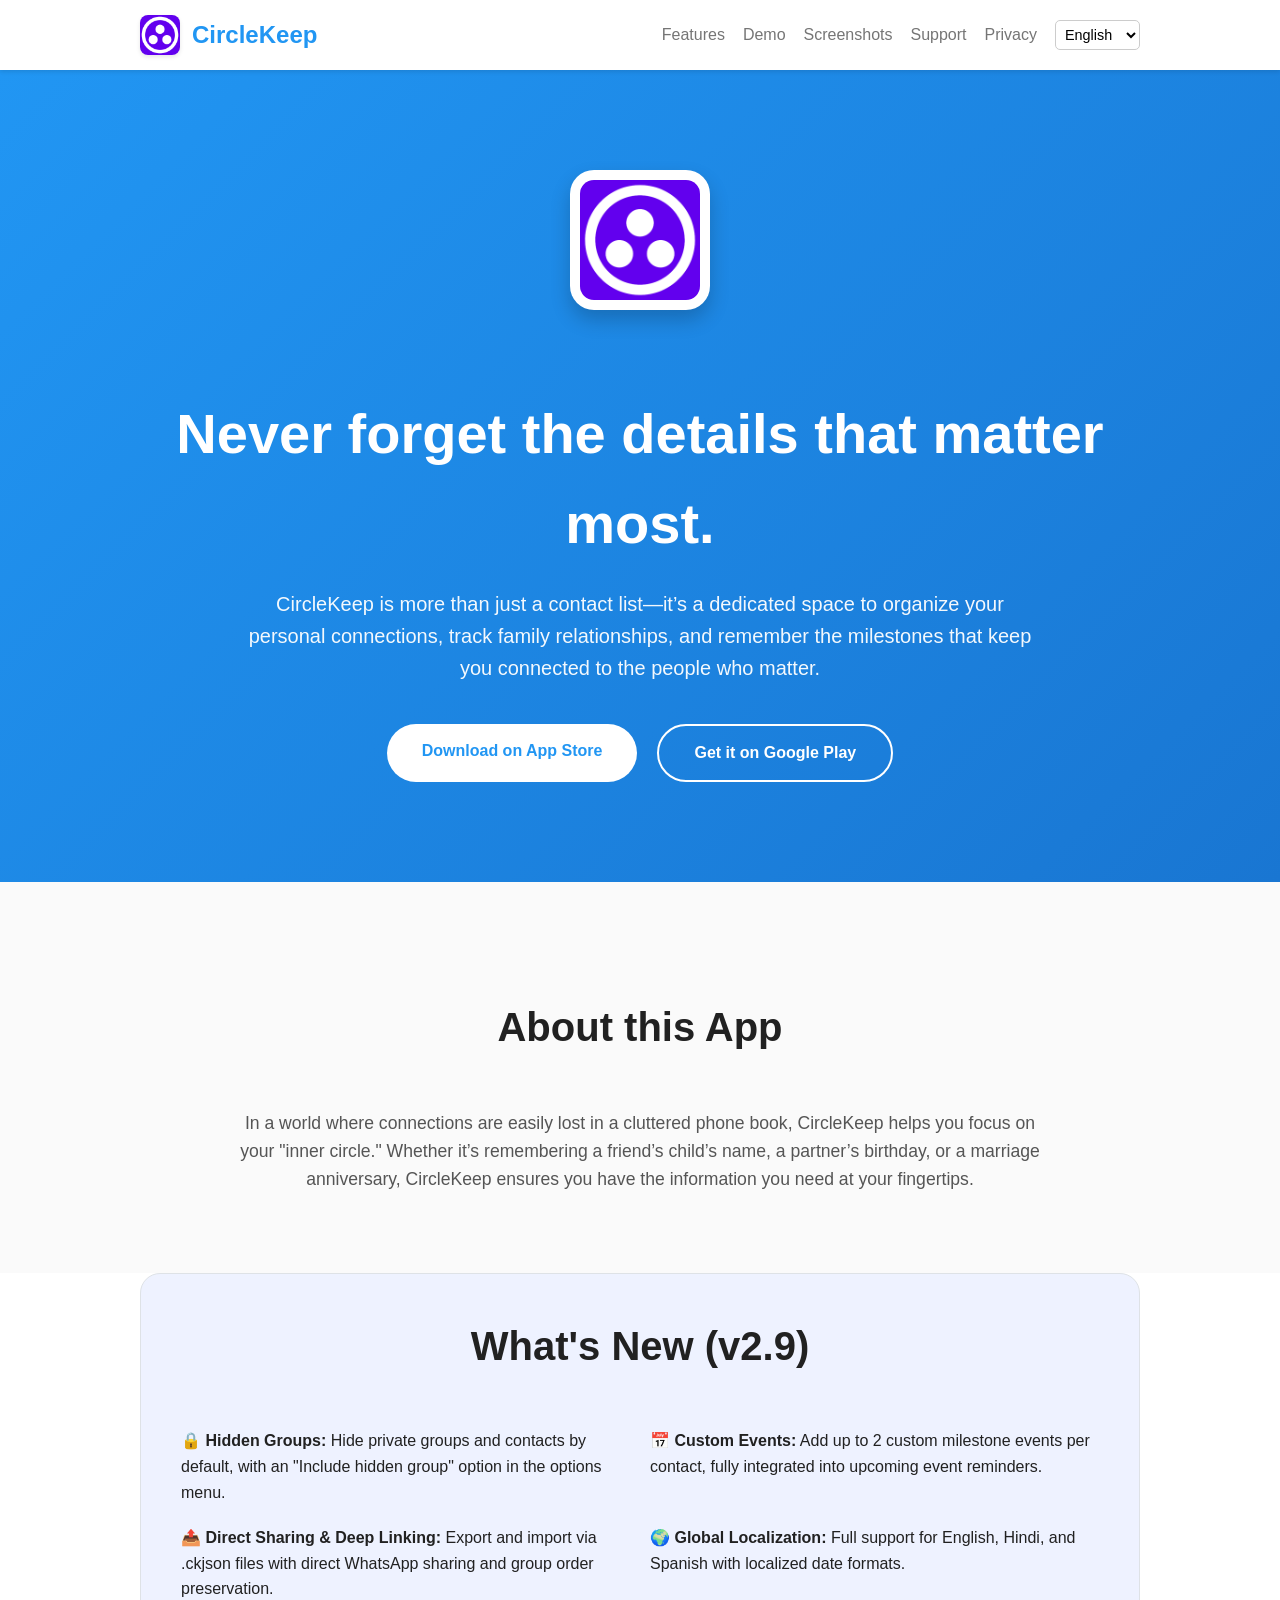
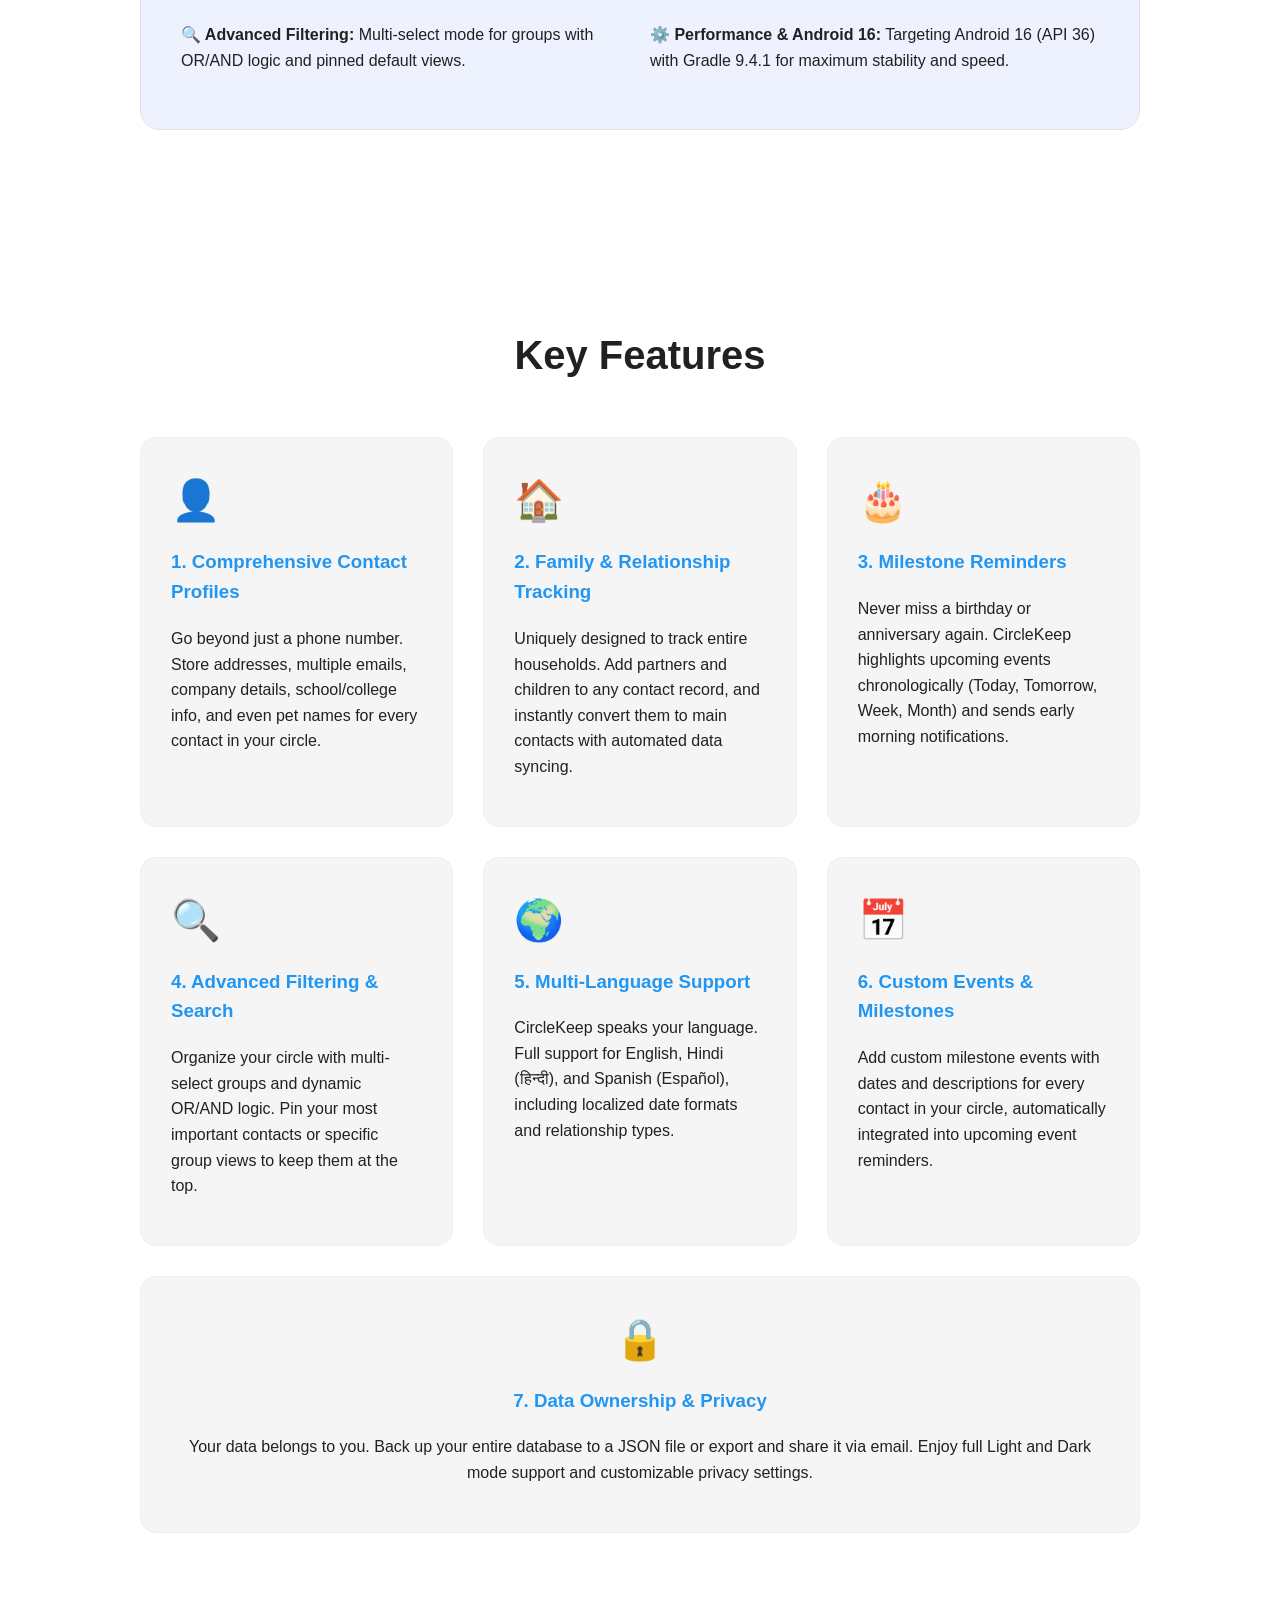
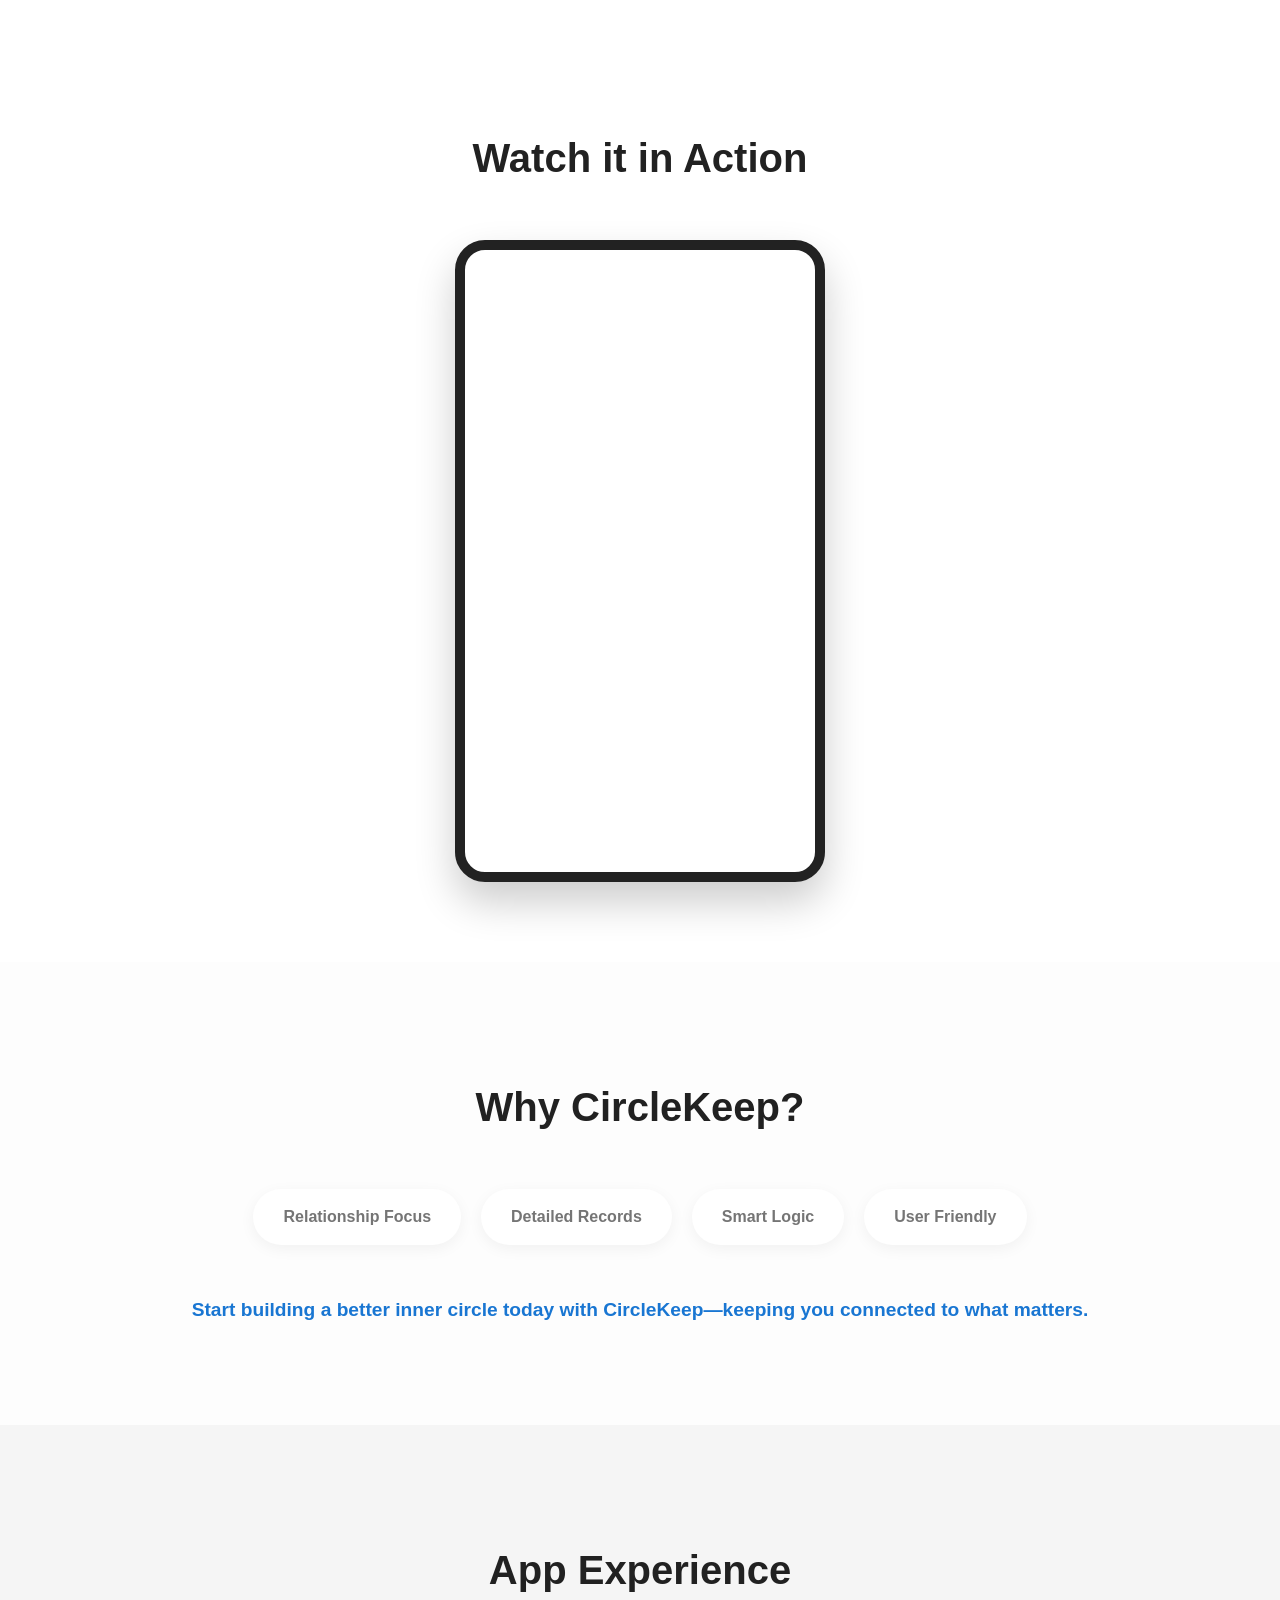
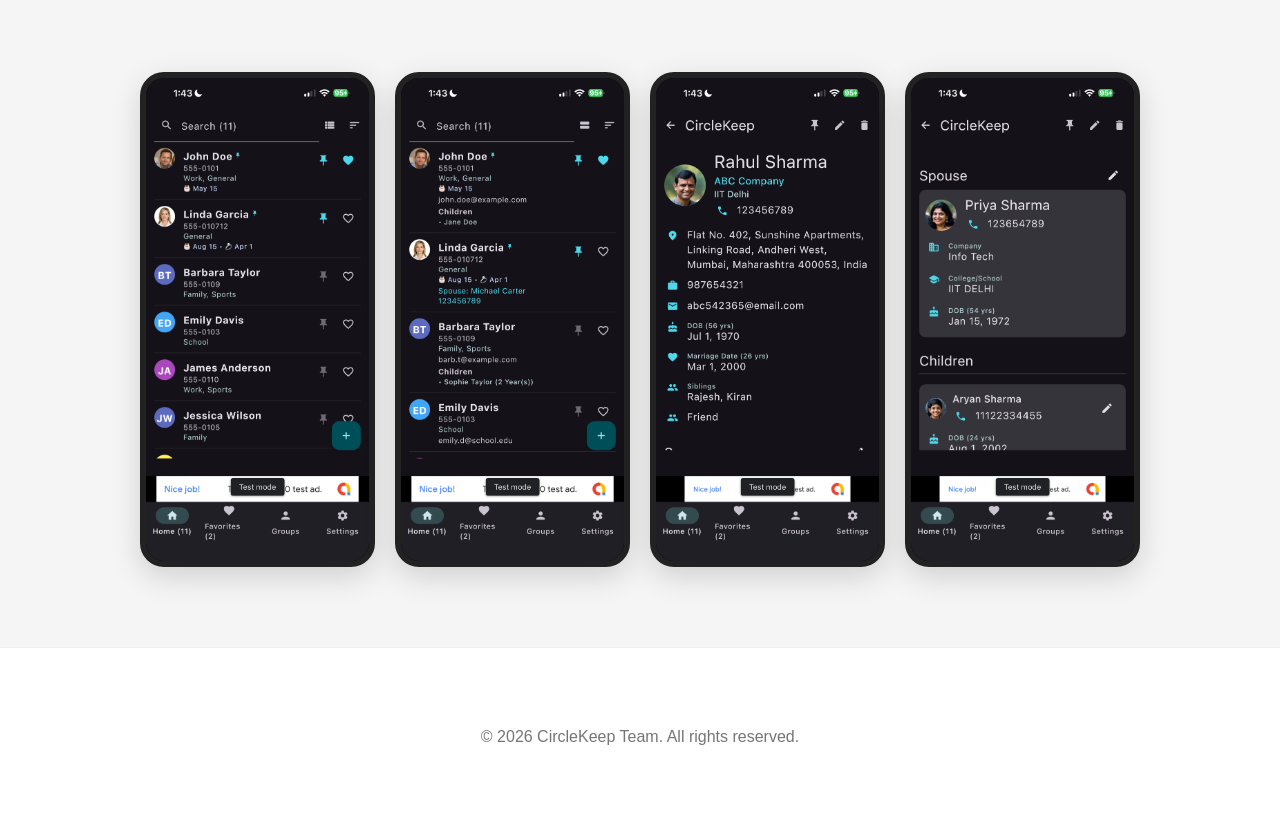
<file: index.html>
<!DOCTYPE html>
<html lang="en">
<head>
    <meta charset="UTF-8">
    <meta name="viewport" content="width=device-width, initial-scale=1.0">
    <title>CircleKeep - Your Personal Relationship Manager</title>
    <link rel="stylesheet" href="style.css">
    <style>
        .lang-selector select {
            padding: 5px;
            border-radius: 5px;
            border: 1px solid #ccc;
            background: white;
            font-family: inherit;
            cursor: pointer;
        }
        [data-i18n] {
            transition: opacity 0.2s;
        }
    </style>
</head>
<body>
    <header>
        <div class="container nav-container">
            <nav>
                <a href="index.html" class="logo-wrapper">
                    <img src="assets/icon.png" alt="CircleKeep Icon" class="logo-img">
                    <span class="logo-text">CircleKeep</span>
                </a>
                <ul>
                    <li><a href="#features" data-i18n="nav_features">Features</a></li>
                    <li><a href="#demo" data-i18n="nav_demo">Demo</a></li>
                    <li><a href="#screenshots" data-i18n="nav_screenshots">Screenshots</a></li>
                    <li><a href="support.html" data-i18n="nav_support">Support</a></li>
                    <li><a href="privacy.html" data-i18n="nav_privacy">Privacy</a></li>
                    <li class="lang-selector">
                        <select id="languageSelect" onchange="changeLanguage(this.value)">
                            <option value="en">English</option>
                            <option value="hi">हिन्दी</option>
                            <option value="es">Español</option>
                        </select>
                    </li>
                </ul>
            </nav>
        </div>
    </header>

    <section class="hero">
        <div class="container">
            <img src="assets/icon.png" alt="CircleKeep Large Icon" class="hero-icon">
            <h1 data-i18n="hero_title">Never forget the details that matter most.</h1>
            <p data-i18n="hero_desc">CircleKeep is more than just a contact list—it’s a dedicated space to organize your personal connections, track family relationships, and remember the milestones that keep you connected to the people who matter.</p>
            <div class="cta-buttons">
                <a href="https://apps.apple.com/us/app/circlekeep/id6797271467" class="btn btn-primary" data-i18n="cta_appstore">Download on App Store</a>
                <a href="https://play.google.com/store/apps/details?id=com.circlekeep&pli=1" class="btn btn-secondary" data-i18n="cta_playstore">Get it on Google Play</a>
            </div>
        </div>
    </section>

    <section id="about" class="features" style="background-color: #fafafa;">
        <div class="container">
            <h2 data-i18n="about_title">About this App</h2>
            <p style="text-align: center; max-width: 800px; margin: 0 auto; font-size: 1.1rem; color: #555;" data-i18n="about_desc">
                In a world where connections are easily lost in a cluttered phone book, CircleKeep helps you focus on your "inner circle." Whether it’s remembering a friend’s child’s name, a partner’s birthday, or a marriage anniversary, CircleKeep ensures you have the information you need at your fingertips.
            </p>
        </div>
    </section>

    <section class="features" style="background-color: #fff; padding-top: 0;">
        <div class="container">
            <div style="background: #eef2ff; padding: 40px; border-radius: 20px; border: 1px solid #dee2e6;">
                <h2 style="margin-top: 0;" data-i18n="whats_new_title">What's New (v2.9)</h2>
                <ul style="list-style: none; padding: 0; display: grid; grid-template-columns: repeat(auto-fit, minmax(300px, 1fr)); gap: 20px;">
                    <li><strong data-i18n="wn_hid_title">🔒 Hidden Groups:</strong> <span data-i18n="wn_hid_desc">Hide private groups and contacts by default, with an "Include hidden group" option in the options menu.</span></li>
                    <li><strong data-i18n="wn_ce_title">📅 Custom Events:</strong> <span data-i18n="wn_ce_desc">Add up to 2 custom milestone events per contact, fully integrated into upcoming event reminders.</span></li>
                    <li><strong data-i18n="wn_share_title">📤 Direct Sharing & Deep Linking:</strong> <span data-i18n="wn_share_desc">Export and import via .ckjson files with direct WhatsApp sharing and group order preservation.</span></li>
                    <li><strong data-i18n="wn_loc_title">🌍 Global Localization:</strong> <span data-i18n="wn_loc_desc">Full support for English, Hindi, and Spanish with localized date formats.</span></li>
                    <li><strong data-i18n="wn_filt_title">🔍 Advanced Filtering:</strong> <span data-i18n="wn_filt_desc">Multi-select mode for groups with OR/AND logic and pinned default views.</span></li>
                    <li><strong data-i18n="wn_stab_title">⚙️ Performance & Android 16:</strong> <span data-i18n="wn_stab_desc">Targeting Android 16 (API 36) with Gradle 9.4.1 for maximum stability and speed.</span></li>
                </ul>
            </div>
        </div>
    </section>

    <section id="features" class="features">
        <div class="container">
            <h2 data-i18n="features_title">Key Features</h2>
            <div class="feature-grid">
                <div class="feature-card">
                    <span class="feature-icon">👤</span>
                    <h3 data-i18n="f1_title">1. Comprehensive Contact Profiles</h3>
                    <p data-i18n="f1_desc">Go beyond just a phone number. Store addresses, multiple emails, company details, school/college info, and even pet names for every contact in your circle.</p>
                </div>
                <div class="feature-card">
                    <span class="feature-icon">🏠</span>
                    <h3 data-i18n="f2_title">2. Family & Relationship Tracking</h3>
                    <p data-i18n="f2_desc">Uniquely designed to track entire households. Add partners and children to any contact record, and instantly convert them to main contacts with automated data syncing.</p>
                </div>
                <div class="feature-card">
                    <span class="feature-icon">🎂</span>
                    <h3 data-i18n="f3_title">3. Milestone Reminders</h3>
                    <p data-i18n="f3_desc">Never miss a birthday or anniversary again. CircleKeep highlights upcoming events chronologically (Today, Tomorrow, Week, Month) and sends early morning notifications.</p>
                </div>
                <div class="feature-card">
                    <span class="feature-icon">🔍</span>
                    <h3 data-i18n="f4_title">4. Advanced Filtering & Search</h3>
                    <p data-i18n="f4_desc">Organize your circle with multi-select groups and dynamic OR/AND logic. Pin your most important contacts or specific group views to keep them at the top.</p>
                </div>
                <div class="feature-card">
                    <span class="feature-icon">🌍</span>
                    <h3 data-i18n="f5_title">5. Multi-Language Support</h3>
                    <p data-i18n="f5_desc">CircleKeep speaks your language. Full support for English, Hindi (हिन्दी), and Spanish (Español), including localized date formats and relationship types.</p>
                </div>
                <div class="feature-card">
                    <span class="feature-icon">📅</span>
                    <h3 data-i18n="f6_title">6. Custom Events & Milestones</h3>
                    <p data-i18n="f6_desc">Add custom milestone events with dates and descriptions for every contact in your circle, automatically integrated into upcoming event reminders.</p>
                </div>
            </div>
            <div class="feature-card" style="margin-top: 30px; text-align: center;">
                <span class="feature-icon">🔒</span>
                <h3 data-i18n="f7_title">7. Data Ownership & Privacy</h3>
                <p data-i18n="f7_desc">Your data belongs to you. Back up your entire database to a JSON file or export and share it via email. Enjoy full Light and Dark mode support and customizable privacy settings.</p>
            </div>
        </div>
    </section>

    <section id="demo" class="demo-section">
        <div class="container">
            <h2 data-i18n="demo_title">Watch it in Action</h2>
            <div class="video-container">
                <iframe
                    src="https://www.youtube.com/embed/RHynPQCXrD8"
                    title="CircleKeep App Demo"
                    frameborder="0"
                    allow="accelerometer; autoplay; clipboard-write; encrypted-media; gyroscope; picture-in-picture; web-share"
                    allowfullscreen>
                </iframe>
            </div>
        </div>
    </section>

    <section class="why-section">
        <div class="container">
            <h2 data-i18n="why_title">Why CircleKeep?</h2>
            <div class="why-grid">
                <div class="why-item" data-i18n="why_1">Relationship Focus</div>
                <div class="why-item" data-i18n="why_2">Detailed Records</div>
                <div class="why-item" data-i18n="why_3">Smart Logic</div>
                <div class="why-item" data-i18n="why_4">User Friendly</div>
            </div>
            <p style="text-align: center; margin-top: 50px; font-weight: bold; font-size: 1.2rem; color: var(--primary-dark);" data-i18n="why_footer">Start building a better inner circle today with CircleKeep—keeping you connected to what matters.</p>
        </div>
    </section>

    <section id="screenshots" class="screenshots">
        <div class="container">
            <h2 data-i18n="screenshots_title">App Experience</h2>
            <div class="screenshot-grid">
                <div class="screenshot-item">
                    <img src="assets/screenshot1.png" alt="CircleKeep Main Screen">
                </div>
                <div class="screenshot-item">
                    <img src="assets/screenshot2.png" alt="Friend Details Screen">
                </div>
                <div class="screenshot-item">
                    <img src="assets/screenshot3.png" alt="Family Tracking Screen">
                </div>
                <div class="screenshot-item">
                    <img src="assets/screenshot4.png" alt="Dark Mode Support">
                </div>
            </div>
        </div>
    </section>

    <footer>
        <div class="container">
            <p data-i18n="footer_copy">&copy; 2026 CircleKeep Team. All rights reserved.</p>
        </div>
    </footer>

    <script>
        const translations = {
            en: {
                nav_features: "Features",
                nav_demo: "Demo",
                nav_screenshots: "Screenshots",
                nav_support: "Support",
                nav_privacy: "Privacy",
                hero_title: "Never forget the details that matter most.",
                hero_desc: "CircleKeep is more than just a contact list—it’s a dedicated space to organize your personal connections, track family relationships, and remember the milestones that keep you connected to the people who matter.",
                cta_appstore: "Download on App Store",
                cta_playstore: "Get it on Google Play",
                about_title: "About this App",
                about_desc: "In a world where connections are easily lost in a cluttered phone book, CircleKeep helps you focus on your \"inner circle.\" Whether it’s remembering a friend’s child’s name, a partner’s birthday, or a marriage anniversary, CircleKeep ensures you have the information you need at your fingertips.",
                whats_new_title: "What's New (v2.9)",
                wn_hid_title: "🔒 Hidden Groups:",
                wn_hid_desc: "Hide private groups and contacts by default, with an \"Include hidden group\" option in the options menu.",
                wn_ce_title: "📅 Custom Events:",
                wn_ce_desc: "Add up to 2 custom milestone events per contact, fully integrated into upcoming event reminders.",
                wn_share_title: "📤 Direct Sharing & Deep Linking:",
                wn_share_desc: "Export and import via .ckjson files with direct WhatsApp sharing and group order preservation.",
                wn_loc_title: "🌍 Global Localization:",
                wn_loc_desc: "Full support for English, Hindi, and Spanish with localized date formats.",
                wn_filt_title: "🔍 Advanced Filtering:",
                wn_filt_desc: "Multi-select mode for groups with OR/AND logic and pinned default views.",
                wn_stab_title: "⚙️ Performance & Android 16:",
                wn_stab_desc: "Targeting Android 16 (API 36) with Gradle 9.4.1 for maximum stability and speed.",
                features_title: "Key Features",
                f1_title: "1. Comprehensive Contact Profiles",
                f1_desc: "Go beyond just a phone number. Store addresses, multiple emails, company details, school/college info, and even pet names for every contact in your circle.",
                f2_title: "2. Family & Relationship Tracking",
                f2_desc: "Uniquely designed to track entire households. Add partners and children to any contact record, and instantly convert them to main contacts with automated data syncing.",
                f3_title: "3. Milestone Reminders",
                f3_desc: "Never miss a birthday or anniversary again. CircleKeep highlights upcoming events chronologically (Today, Tomorrow, Week, Month) and sends early morning notifications.",
                f4_title: "4. Advanced Filtering & Search",
                f4_desc: "Organize your circle with multi-select groups and dynamic OR/AND logic. Pin your most important contacts or specific group views to keep them at the top.",
                f5_title: "5. Multi-Language Support",
                f5_desc: "CircleKeep speaks your language. Full support for English, Hindi (हिन्दी), and Spanish (Español), including localized date formats and relationship types.",
                f6_title: "6. Custom Events & Milestones",
                f6_desc: "Add custom milestone events with dates and descriptions for every contact in your circle, automatically integrated into upcoming event reminders.",
                f7_title: "7. Data Ownership & Privacy",
                f7_desc: "Your data belongs to you. Back up your entire database to a JSON file or export and share it via email. Enjoy full Light and Dark mode support and customizable privacy settings.",
                demo_title: "Watch it in Action",
                why_title: "Why CircleKeep?",
                why_1: "Relationship Focus",
                why_2: "Detailed Records",
                why_3: "Smart Logic",
                why_4: "User Friendly",
                why_footer: "Start building a better inner circle today with CircleKeep—keeping you connected to what matters.",
                screenshots_title: "App Experience",
                footer_copy: "© 2026 CircleKeep Team. All rights reserved."
            },
            hi: {
                nav_features: "विशेषताएं",
                nav_demo: "डेमो",
                nav_screenshots: "स्क्रीनशॉट",
                nav_support: "सहायता",
                nav_privacy: "गोपनीयता",
                hero_title: "उन विवरणों को कभी न भूलें जो सबसे अधिक मायने रखते हैं।",
                hero_desc: "सर्कल कीप सिर्फ एक संपर्क सूची से कहीं अधिक है—यह आपके व्यक्तिगत संबंधों को व्यवस्थित करने, पारिवारिक रिश्तों को ट्रैक करने और उन मील के पत्थरों को याद रखने के लिए एक समर्पित स्थान है जो आपको उन लोगों से जोड़े रखते हैं जो मायने रखते हैं।",
                cta_appstore: "ऐप स्टोर से डाउनलोड करें",
                cta_playstore: "गूगल प्ले पर प्राप्त करें",
                about_title: "इस ऐप के बारे में",
                about_desc: "ऐसी दुनिया में जहां एक अव्यवस्थित फोन बुक में संबंध आसानी से खो जाते हैं, सर्कल कीप आपको अपने \"आंतरिक दायरे\" पर ध्यान केंद्रित करने में मदद करता है। चाहे वह किसी मित्र के बच्चे का नाम याद रखना हो, साथी का जन्मदिन हो, या शादी की सालगिरह, सर्कल कीप यह सुनिश्चित करता है कि आपके पास आपकी ज़रूरत की जानकारी आपकी उंगलियों पर हो।",
                whats_new_title: "नया क्या है (v2.9)",
                wn_hid_title: "🔒 छिपे हुए समूह:",
                wn_hid_desc: "निजी समूहों और संपर्कों को डिफ़ॉल्ट रूप से छिपाएं, विकल्प मेनू में \"छिपे हुए समूह शामिल करें\" विकल्प के साथ।",
                wn_ce_title: "📅 कस्टम इवेंट्स:",
                wn_ce_desc: "प्रति संपर्क 2 कस्टम मील के पत्थर ईवेंट जोड़ें, जो आगामी ईवेंट अनुस्मारक में पूरी तरह से एकीकृत हैं।",
                wn_share_title: "📤 डायरेक्ट शेयरिंग और डीप लिंक:",
                wn_share_desc: "डायरेक्ट व्हाट्सएप शेयरिंग और समूह क्रम संरक्षण के साथ .ckjson फाइलों के माध्यम से निर्यात/आयात करें।",
                wn_loc_title: "🌍 वैश्विक स्थानीयकरण:",
                wn_loc_desc: "स्थानीयकृत तिथि प्रारूपों के साथ अंग्रेजी, हिंदी और स्पेनिश के लिए पूर्ण समर्थन।",
                wn_filt_title: "🔍 उन्नत फ़िल्टरिंग:",
                wn_filt_desc: "OR/AND लॉजिक और पिन किए गए डिफ़ॉल्ट दृश्यों के साथ समूहों के लिए मल्टी-सिलेक्ट मोड।",
                wn_stab_title: "⚙️ प्रदर्शन और एंड्रॉइड 16:",
                wn_stab_desc: "अधिकतम स्थिरता के लिए ग्रेडेल 9.4.1 के साथ एंड्रॉइड 16 (API 36) को लक्षित करना।",
                features_title: "प्रमुख विशेषताएं",
                f1_title: "1. व्यापक संपर्क प्रोफाइल",
                f1_desc: "सिर्फ एक फोन नंबर से आगे बढ़ें। अपने दायरे के हर संपर्क के लिए पते, कई ईमेल, कंपनी विवरण, स्कूल/कॉलेज की जानकारी और यहां तक कि पालतू जानवरों के नाम भी संग्रहीत करें।",
                f2_title: "2. परिवार और संबंध ट्रैकिंग",
                f2_desc: "पूरे घरों को ट्रैक करने के लिए विशिष्ट रूप से डिज़ाइन किया गया। किसी भी संपर्क रिकॉर्ड में भागीदारों और बच्चों को जोड़ें, और स्वचालित डेटा सिंकिंग के साथ उन्हें तुरंत मुख्य संपर्कों में बदलें।",
                f3_title: "3. मील का पत्थर अनुस्मारक",
                f3_desc: "जन्मदिन या सालगिरह फिर कभी न भूलें। सर्कल कीप कालानुक्रमिक रूप से (आज, कल, सप्ताह, महीना) आने वाली घटनाओं को उजागर करता है और सुबह जल्दी सूचनाएं भेजता है।",
                f4_title: "4. उन्नत फ़िल्टरिंग और खोज",
                f4_desc: "मल्टी-सिलेक्ट समूहों और गतिशील OR/AND लॉजिक के साथ अपने दायरे को व्यवस्थित करें। अपने सबसे महत्वपूर्ण संपर्कों या विशिष्ट समूह दृश्यों को शीर्ष पर रखने के लिए पिन करें।",
                f5_title: "5. बहु-भाषा समर्थन",
                f5_desc: "सर्कल कीप आपकी भाषा बोलता है। स्थानीयकृत तिथि प्रारूपों और संबंध प्रकारों सहित अंग्रेजी, हिंदी (हिन्दी), और स्पेनिश (Español) के लिए पूर्ण समर्थन।",
                f6_title: "6. कस्टम ईवेंट और मील के पत्थर",
                f6_desc: "अपने दायरे के हर संपर्क के लिए तिथियों और विवरणों के साथ कस्टम ईवेंट जोड़ें, जो स्वचालित रूप से आगामी ईवेंट अनुस्मारक में एकीकृत होते हैं।",
                f7_title: "7. डेटा स्वामित्व और गोपनीयता",
                f7_desc: "आपका डेटा आपका है। अपने पूरे डेटाबेस को JSON फ़ाइल में बैकअप लें या ईमेल के माध्यम से निर्यात और साझा करें। पूर्ण लाइट और डार्क मोड समर्थन और अनुकूलन योग्य गोपनीयता सेटिंग्स का आनंद लें।",
                demo_title: "इसे क्रियान्वित होते देखें",
                why_title: "सर्कल कीप ही क्यों?",
                why_1: "संबंधों पर ध्यान",
                why_2: "विस्तृत रिकॉर्ड",
                why_3: "स्मार्ट लॉजिक",
                why_4: "उपयोगकर्ता के अनुकूल",
                why_footer: "सर्कल कीप के साथ आज ही एक बेहतर आंतरिक दायरा बनाना शुरू करें—जो आपको मायने रखने वाली चीज़ों से जोड़े रखता है।",
                screenshots_title: "ऐप अनुभव",
                footer_copy: "© 2026 सर्कल कीप टीम। सर्वाधिकार सुरक्षित।"
            },
            es: {
                nav_features: "Características",
                nav_demo: "Demostración",
                nav_screenshots: "Capturas",
                nav_support: "Soporte",
                nav_privacy: "Privacidad",
                hero_title: "Nunca olvides los detalles que más importan.",
                hero_desc: "CircleKeep es más que una simple lista de contactos: es un espacio dedicado para organizar tus conexiones personales, rastrear las relaciones familiares y recordar los hitos que te mantienen conectado con las personas que importan.",
                cta_appstore: "Descargar en App Store",
                cta_playstore: "Consíguelo en Google Play",
                about_title: "Acerca de esta App",
                about_desc: "En un mundo donde las conexiones se pierden fácilmente en una agenda saturada, CircleKeep te ayuda a enfocarte en tu \"círculo interno\". Ya sea recordar el nombre del hijo de un amigo, el cumpleaños de una pareja o un aniversario de boda, CircleKeep asegura que tengas la información que necesitas al alcance de tu mano.",
                whats_new_title: "Novedades (v2.9)",
                wn_hid_title: "🔒 Grupos Ocultos:",
                wn_hid_desc: "Oculta grupos y contactos privados por defecto, con la opción \"Incluir grupos ocultos\" en el menú de opciones.",
                wn_ce_title: "📅 Eventos Personalizados:",
                wn_ce_desc: "Agrega hasta 2 eventos personalizados por contacto, totalmente integrados en los recordatorios de próximos eventos.",
                wn_share_title: "📤 Compartición Directa y Enlaces Profundos:",
                wn_share_desc: "Exporta e importa mediante archivos .ckjson con intercambio directo en WhatsApp y preservación del orden de grupos.",
                wn_loc_title: "🌍 Localización Global:",
                wn_loc_desc: "Soporte completo para inglés, hindi y español con formatos de fecha localizados.",
                wn_filt_title: "🔍 Filtrado Avanzado:",
                wn_filt_desc: "Modo de selección múltiple para grupos con lógica OR/AND y vistas predeterminadas fijadas.",
                wn_stab_title: "⚙️ Rendimiento y Android 16:",
                wn_stab_desc: "Optimizado para Android 16 (API 36) con Gradle 9.4.1 para una máxima estabilidad y velocidad.",
                features_title: "Características Principales",
                f1_title: "1. Perfiles de Contacto Completos",
                f1_desc: "Ve más allá de un simple número de teléfono. Almacena direcciones, múltiples correos electrónicos, detalles de la empresa, información de escuela/universidad e incluso nombres de mascotas para cada contacto en tu círculo.",
                f2_title: "2. Seguimiento de Familia y Relaciones",
                f2_desc: "Diseñado exclusivamente para rastrear hogares enteros. Agrega parejas e hijos a cualquier registro de contacto y conviértelos instantáneamente en contactos principales con sincronización automática de datos.",
                f3_title: "3. Recordatorios de Hitos",
                f3_desc: "No vuelvas a perder un cumpleaños o aniversario. CircleKeep resalta los próximos eventos cronológicamente (Hoy, Mañana, Semana, Mes) y envía notificaciones temprano en la mañana.",
                f4_title: "4. Filtrado y Búsqueda Avanzados",
                f4_desc: "Organiza tu círculo con grupos de selección múltiple y lógica dinámica OR/AND. Fija tus contactos más importantes o vistas de grupos específicos para mantenerlos en la parte superior.",
                f5_title: "5. Soporte Multi-idioma",
                f5_desc: "CircleKeep habla tu idioma. Soporte completo para inglés, hindi (हिन्दी) y español (Español), incluyendo formatos de fecha localizados y tipos de relaciones.",
                f6_title: "6. Eventos Personalizados e Hitos",
                f6_desc: "Agrega eventos personalizados con fechas y descripciones para cada contacto en tu círculo, integrados automáticamente en los recordatorios de próximos eventos.",
                f7_title: "7. Propiedad de Datos y Privacidad",
                f7_desc: "Tus datos te pertenecen. Realiza copias de seguridad de toda tu base de datos en un archivo JSON o expórtala y compártela por correo electrónico. Disfruta de soporte completo para modo claro y oscuro y configuraciones de privacidad personalizables.",
                demo_title: "Míralo en Acción",
                why_title: "¿Por qué CircleKeep?",
                why_1: "Enfoque en Relaciones",
                why_2: "Registros Detallados",
                why_3: "Lógica Inteligente",
                why_4: "Fácil de Usar",
                why_footer: "Comienza a construir un mejor círculo interno hoy con CircleKeep, manteniéndote conectado con lo que importa.",
                screenshots_title: "Experiencia de la App",
                footer_copy: "© 2026 Equipo de CircleKeep. Todos los derechos reservados."
            }
        };

        function changeLanguage(lang) {
            document.documentElement.lang = lang;
            localStorage.setItem('preferredLanguage', lang);

            const elements = document.querySelectorAll('[data-i18n]');
            elements.forEach(el => {
                const key = el.getAttribute('data-i18n');
                if (translations[lang] && translations[lang][key]) {
                    el.innerHTML = translations[lang][key];
                }
            });
        }

        // Initialize from storage or browser language
        window.onload = () => {
            const storedLang = localStorage.getItem('preferredLanguage');
            const browserLang = navigator.language.split('-')[0];
            const defaultLang = storedLang || (translations[browserLang] ? browserLang : 'en');

            document.getElementById('languageSelect').value = defaultLang;
            changeLanguage(defaultLang);
        };
    </script>
</body>
</html>
</file>
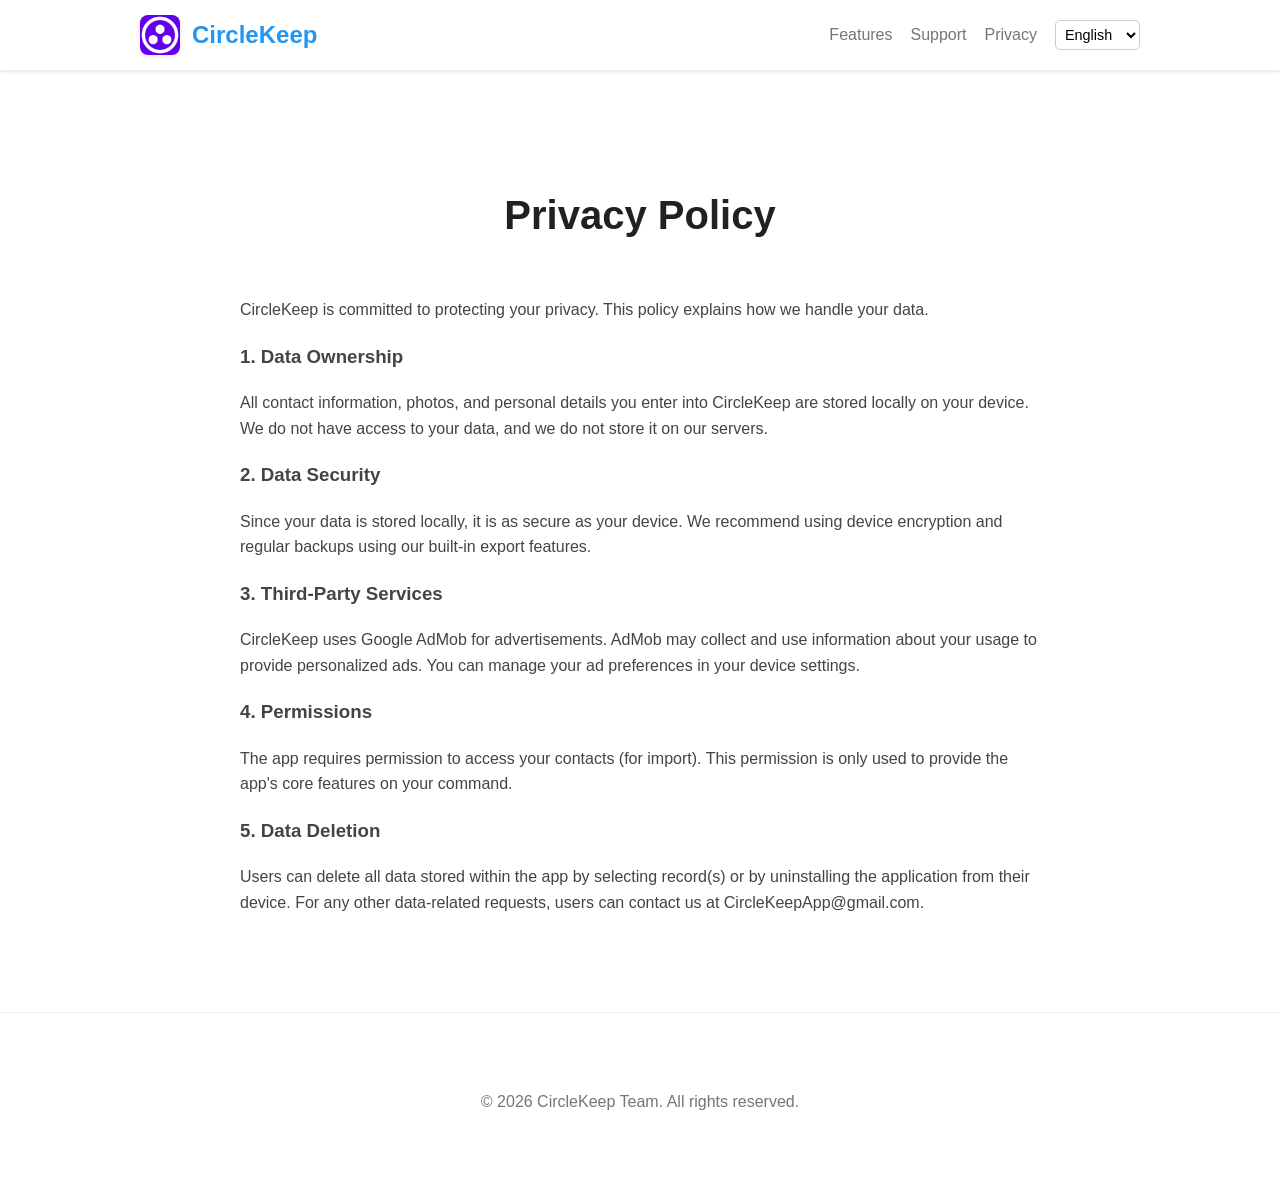
<file: privacy.html>
<!DOCTYPE html>
<html lang="en">
<head>
    <meta charset="UTF-8">
    <meta name="viewport" content="width=device-width, initial-scale=1.0">
    <title>Privacy Policy - CircleKeep</title>
    <link rel="stylesheet" href="style.css">
    <style>
        .lang-selector select { padding: 5px; border-radius: 5px; border: 1px solid #ccc; background: white; cursor: pointer; }
    </style>
</head>
<body>
    <header>
        <div class="container nav-container">
            <nav>
                <a href="index.html" class="logo-wrapper">
                    <img src="assets/icon.png" alt="CircleKeep Icon" class="logo-img">
                    <span class="logo-text">CircleKeep</span>
                </a>
                <ul>
                    <li><a href="index.html#features" data-i18n="nav_features">Features</a></li>
                    <li><a href="support.html" data-i18n="nav_support">Support</a></li>
                    <li><a href="privacy.html" data-i18n="nav_privacy">Privacy</a></li>
                    <li class="lang-selector">
                        <select id="languageSelect" onchange="changeLanguage(this.value)">
                            <option value="en">English</option>
                            <option value="hi">हिन्दी</option>
                            <option value="es">Español</option>
                        </select>
                    </li>
                </ul>
            </nav>
        </div>
    </header>

    <section class="features">
        <div class="container">
            <h2 data-i18n="privacy_title">Privacy Policy</h2>
            <div style="max-width: 800px; margin: 0 auto; line-height: 1.6; color: #444;">
                <p data-i18n="p1">CircleKeep is committed to protecting your privacy. This policy explains how we handle your data.</p>

                <h3 data-i18n="h1">1. Data Ownership</h3>
                <p data-i18n="p2">All contact information, photos, and personal details you enter into CircleKeep are stored locally on your device. We do not have access to your data, and we do not store it on our servers.</p>

                <h3 data-i18n="h2">2. Data Security</h3>
                <p data-i18n="p3">Since your data is stored locally, it is as secure as your device. We recommend using device encryption and regular backups using our built-in export features.</p>

                <h3 data-i18n="h3">3. Third-Party Services</h3>
                <p data-i18n="p4">CircleKeep uses Google AdMob for advertisements. AdMob may collect and use information about your usage to provide personalized ads. You can manage your ad preferences in your device settings.</p>

                <h3 data-i18n="h4">4. Permissions</h3>
                <p data-i18n="p5">The app requires permission to access your contacts (for import). This permission is only used to provide the app's core features on your command.</p>

                <h3 data-i18n="h5">5. Data Deletion</h3>
                <p data-i18n="p6">Users can delete all data stored within the app by selecting record(s) or by uninstalling the application from their device. For any other data-related requests, users can contact us at CircleKeepApp@gmail.com.</p>
            </div>
        </div>
    </section>

    <footer>
        <div class="container">
            <p data-i18n="footer_copy">&copy; 2026 CircleKeep Team. All rights reserved.</p>
        </div>
    </footer>

    <script>
        const translations = {
            en: {
                nav_features: "Features", nav_support: "Support", nav_privacy: "Privacy",
                privacy_title: "Privacy Policy",
                p1: "CircleKeep is committed to protecting your privacy. This policy explains how we handle your data.",
                h1: "1. Data Ownership", p2: "All contact information, photos, and personal details you enter into CircleKeep are stored locally on your device. We do not have access to your data, and we do not store it on our servers.",
                h2: "2. Data Security", p3: "Since your data is stored locally, it is as secure as your device. We recommend using device encryption and regular backups using our built-in export features.",
                h3: "3. Third-Party Services", p4: "CircleKeep uses Google AdMob for advertisements. AdMob may collect and use information about your usage to provide personalized ads. You can manage your ad preferences in your device settings.",
                h4: "4. Permissions", p5: "The app requires permission to access your contacts (for import). This permission is only used to provide the app's core features on your command.",
                h5: "5. Data Deletion", p6: "Users can delete all data stored within the app by selecting record(s) or by uninstalling the application from their device. For any other data-related requests, users can contact us at CircleKeepApp@gmail.com.",
                footer_copy: "© 2026 CircleKeep Team. All rights reserved."
            },
            hi: {
                nav_features: "विशेषताएं", nav_support: "सहायता", nav_privacy: "गोपनीयता",
                privacy_title: "गोपनीयता नीति",
                p1: "सर्कल कीप आपकी गोपनीयता की रक्षा के लिए प्रतिबद्ध है। यह नीति बताती है कि हम आपके डेटा को कैसे संभालते हैं।",
                h1: "1. डेटा स्वामित्व", p2: "आपके द्वारा सर्कल कीप में दर्ज की गई सभी संपर्क जानकारी, फोटो और व्यक्तिगत विवरण आपके डिवाइस पर स्थानीय रूप से संग्रहीत किए जाते हैं। हमारी आपके डेटा तक पहुंच नहीं है, और हम इसे अपने सर्वर पर संग्रहीत नहीं करते हैं।",
                h2: "2. डेटा सुरक्षा", p3: "चूंकि आपका डेटा स्थानीय रूप से संग्रहीत है, इसलिए यह आपके डिवाइस जितना ही सुरक्षित है। हम डिवाइस एन्क्रिप्शन और हमारे अंतर्निहित निर्यात सुविधाओं का उपयोग करके नियमित बैकअप की अनुशंसा करते हैं।",
                h3: "3. तृतीय-पक्ष सेवाएं", p4: "सर्कल कीप विज्ञापनों के लिए गूगल एडमोब का उपयोग करता है। एडमोब व्यक्तिगत विज्ञापन प्रदान करने के लिए आपके उपयोग के बारे में जानकारी एकत्र और उपयोग कर सकता है। आप अपने डिवाइस सेटिंग्स में अपनी विज्ञापन प्राथमिकताएं प्रबंधित कर सकते हैं।",
                h4: "4. अनुमतियाँ", p5: "ऐप को आपके संपर्कों (आयात के लिए) तक पहुंचने की अनुमति की आवश्यकता होती है। इस अनुमति का उपयोग केवल आपके आदेश पर ऐप की मुख्य विशेषताएं प्रदान करने के लिए किया जाता है।",
                h5: "5. डेटा हटाना", p6: "उपयोगकर्ता ऐप के भीतर संग्रहीत सभी डेटा को रिकॉर्ड चुनकर या अपने डिवाइस से एप्लिकेशन को अनइंस्टॉल करके हटा सकते हैं। किसी भी अन्य डेटा-संबंधित अनुरोधों के लिए, उपयोगकर्ता हमसे CircleKeepApp@gmail.com पर संपर्क कर सकते हैं।",
                footer_copy: "© 2026 सर्कल कीप टीम। सर्वाधिकार सुरक्षित।"
            },
            es: {
                nav_features: "Características", nav_support: "Soporte", nav_privacy: "Privacidad",
                privacy_title: "Política de Privacidad",
                p1: "CircleKeep se compromete a proteger su privacidad. Esta política explica cómo manejamos sus datos.",
                h1: "1. Propiedad de los Datos", p2: "Toda la información de contacto, fotos y detalles personales que ingrese en CircleKeep se almacenan localmente en su dispositivo. No tenemos acceso a sus datos y no los almacenamos en nuestros servidores.",
                h2: "2. Seguridad de los Datos", p3: "Dado que sus datos se almacenan localmente, son tan seguros como su dispositivo. Recomendamos usar el cifrado del dispositivo y realizar copias de seguridad periódicas utilizando nuestras funciones de exportación integradas.",
                h3: "3. Servicios de Terceros", p4: "CircleKeep utiliza Google AdMob para anuncios. AdMob puede recopilar y utilizar información sobre su uso para proporcionar anuncios personalizados. Puede administrar sus preferencias de anuncios en la configuración de su dispositivo.",
                h4: "4. Permisos", p5: "La aplicación requiere permiso para acceder a sus contactos (para importar). Este permiso solo se utiliza para proporcionar las funciones principales de la aplicación bajo su mando.",
                h5: "5. Eliminación de Datos", p6: "Los usuarios pueden eliminar todos los datos almacenados dentro de la aplicación seleccionando los registros o desinstalando la aplicación de su dispositivo. Para cualquier otra solicitud relacionada con los datos, los usuarios pueden contactarnos en CircleKeepApp@gmail.com.",
                footer_copy: "© 2026 Equipo de CircleKeep. Todos los derechos reservados."
            }
        };

        function changeLanguage(lang) {
            document.documentElement.lang = lang;
            localStorage.setItem('preferredLanguage', lang);
            const elements = document.querySelectorAll('[data-i18n]');
            elements.forEach(el => {
                const key = el.getAttribute('data-i18n');
                if (translations[lang] && translations[lang][key]) el.innerHTML = translations[lang][key];
            });
        }

        window.onload = () => {
            const storedLang = localStorage.getItem('preferredLanguage');
            const browserLang = navigator.language.split('-')[0];
            const defaultLang = storedLang || (translations[browserLang] ? browserLang : 'en');
            document.getElementById('languageSelect').value = defaultLang;
            changeLanguage(defaultLang);
        };
    </script>
</body>
</html>
</file>
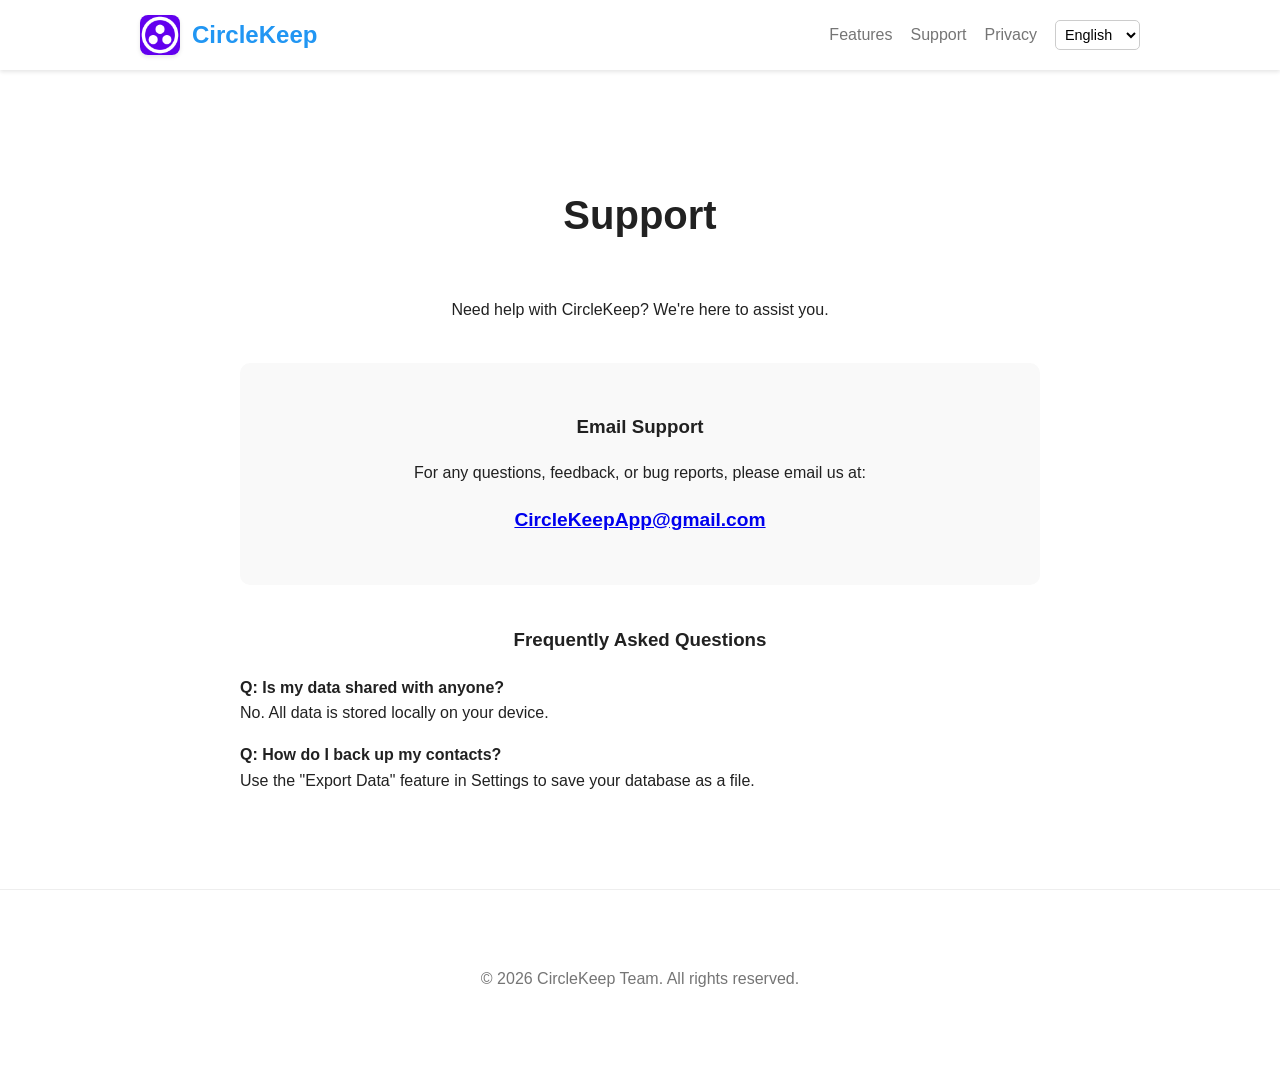
<file: support.html>
<!DOCTYPE html>
<html lang="en">
<head>
    <meta charset="UTF-8">
    <meta name="viewport" content="width=device-width, initial-scale=1.0">
    <title>Support - CircleKeep</title>
    <link rel="stylesheet" href="style.css">
    <style>
        .lang-selector select { padding: 5px; border-radius: 5px; border: 1px solid #ccc; background: white; cursor: pointer; }
    </style>
</head>
<body>
    <header>
        <div class="container nav-container">
            <nav>
                <a href="index.html" class="logo-wrapper">
                    <img src="assets/icon.png" alt="CircleKeep Icon" class="logo-img">
                    <span class="logo-text">CircleKeep</span>
                </a>
                <ul>
                    <li><a href="index.html#features" data-i18n="nav_features">Features</a></li>
                    <li><a href="support.html" data-i18n="nav_support">Support</a></li>
                    <li><a href="privacy.html" data-i18n="nav_privacy">Privacy</a></li>
                    <li class="lang-selector">
                        <select id="languageSelect" onchange="changeLanguage(this.value)">
                            <option value="en">English</option>
                            <option value="hi">हिन्दी</option>
                            <option value="es">Español</option>
                        </select>
                    </li>
                </ul>
            </nav>
        </div>
    </header>

    <section class="features">
        <div class="container">
            <h2 data-i18n="support_title">Support</h2>
            <div style="max-width: 800px; margin: 0 auto; text-align: center;">
                <p data-i18n="p1">Need help with CircleKeep? We're here to assist you.</p>
                <div style="margin-top: 40px; padding: 30px; background: #f9f9f9; border-radius: 10px;">
                    <h3 data-i18n="h1">Email Support</h3>
                    <p data-i18n="p2">For any questions, feedback, or bug reports, please email us at:</p>
                    <p style="font-size: 1.2rem; font-weight: bold; color: var(--primary);"><a href="mailto:CircleKeepApp@gmail.com">CircleKeepApp@gmail.com</a></p>
                </div>
                <div style="margin-top: 40px;">
                    <h3 data-i18n="h2">Frequently Asked Questions</h3>
                    <div style="text-align: left; margin-top: 20px;">
                        <p><strong>Q: <span data-i18n="q1">Is my data shared with anyone?</span></strong><br><span data-i18n="a1">A: No. All data is stored locally on your device.</span></p>
                        <p><strong>Q: <span data-i18n="q2">How do I back up my contacts?</span></strong><br><span data-i18n="a2">A: Use the "Export Data" feature in Settings to save your database as a file.</span></p>
                    </div>
                </div>
            </div>
        </div>
    </section>

    <footer>
        <div class="container">
            <p data-i18n="footer_copy">&copy; 2026 CircleKeep Team. All rights reserved.</p>
        </div>
    </footer>

    <script>
        const translations = {
            en: {
                nav_features: "Features", nav_support: "Support", nav_privacy: "Privacy",
                support_title: "Support", p1: "Need help with CircleKeep? We're here to assist you.",
                h1: "Email Support", p2: "For any questions, feedback, or bug reports, please email us at:",
                h2: "Frequently Asked Questions", q1: "Is my data shared with anyone?", a1: "No. All data is stored locally on your device.",
                q2: "How do I back up my contacts?", a2: "Use the \"Export Data\" feature in Settings to save your database as a file.",
                footer_copy: "© 2026 CircleKeep Team. All rights reserved."
            },
            hi: {
                nav_features: "विशेषताएं", nav_support: "सहायता", nav_privacy: "गोपनीयता",
                support_title: "सहायता", p1: "सर्कल कीप के साथ सहायता चाहिए? हम आपकी सहायता के लिए यहाँ हैं।",
                h1: "ईमेल सहायता", p2: "किसी भी प्रश्न, प्रतिक्रिया या बग रिपोर्ट के लिए, कृपया हमें यहाँ ईमेल करें:",
                h2: "अक्सर पूछे जाने वाले प्रश्न", q1: "क्या मेरा डेटा किसी के साथ साझा किया जाता है?", a1: "नहीं। सभी डेटा आपके डिवाइस पर स्थानीय रूप से संग्रहीत हैं।",
                q2: "मैं अपने संपर्कों का बैकअप कैसे ले सकता हूँ?", a2: "अपने डेटाबेस को फ़ाइल के रूप में सहेजने के लिए सेटिंग्स में \"डेटा निर्यात करें\" सुविधा का उपयोग करें।",
                footer_copy: "© 2026 सर्कल कीप टीम। सर्वाधिकार सुरक्षित।"
            },
            es: {
                nav_features: "Características", nav_support: "Soporte", nav_privacy: "Privacidad",
                support_title: "Soporte", p1: "¿Necesita ayuda con CircleKeep? Estamos aquí para ayudarle.",
                h1: "Soporte por Correo Electrónico", p2: "Para cualquier pregunta, comentario o informe de errores, envíenos un correo electrónico a:",
                h2: "Preguntas Frecuentes", q1: "¿Se comparten mis datos con alguien?", a1: "No. Todos los datos se almacenan localmente en su dispositivo.",
                q2: "¿Cómo hago una copia de seguridad de mi contactos?", a2: "Utilice la función \"Exportar datos\" en Ajustes para guardar su base de datos como un archivo.",
                footer_copy: "© 2026 Equipo de CircleKeep. Todos los derechos reservados."
            }
        };

        function changeLanguage(lang) {
            document.documentElement.lang = lang;
            localStorage.setItem('preferredLanguage', lang);
            const elements = document.querySelectorAll('[data-i18n]');
            elements.forEach(el => {
                const key = el.getAttribute('data-i18n');
                if (translations[lang] && translations[lang][key]) el.innerHTML = translations[lang][key];
            });
        }

        window.onload = () => {
            const storedLang = localStorage.getItem('preferredLanguage');
            const browserLang = navigator.language.split('-')[0];
            const defaultLang = storedLang || (translations[browserLang] ? browserLang : 'en');
            document.getElementById('languageSelect').value = defaultLang;
            changeLanguage(defaultLang);
        };
    </script>
</body>
</html>
</file>
<file: style.css>
:root {
    --primary-color: #2196F3;
    --primary-dark: #1976D2;
    --accent-color: #FFC107;
    --text-main: #212121;
    --text-secondary: #757575;
    --bg-light: #F5F5F5;
    --white: #FFFFFF;
    --error: #f44336;
}

body {
    font-family: -apple-system, BlinkMacSystemFont, "Segoe UI", Roboto, Helvetica, Arial, sans-serif;
    line-height: 1.6;
    color: var(--text-main);
    background-color: var(--bg-light);
    margin: 0;
    padding: 0;
    scroll-behavior: smooth;
    overflow-x: hidden;
}

.container {
    max-width: 1000px;
    margin: 0 auto;
    padding: 0 20px;
}

/* Header */
header {
    background: var(--white);
    padding: 15px 0;
    box-shadow: 0 2px 4px rgba(0,0,0,0.1);
    position: sticky;
    top: 0;
    z-index: 1000;
}

nav {
    display: flex;
    justify-content: space-between;
    align-items: center;
}

.logo-wrapper {
    display: flex;
    align-items: center;
    text-decoration: none;
    gap: 12px;
}

.logo-img {
    width: 40px;
    height: 40px;
    border-radius: 8px;
    box-shadow: 0 2px 4px rgba(0,0,0,0.1);
}

.logo-text {
    font-size: 1.5rem;
    font-weight: bold;
    color: var(--primary-color);
}

nav ul {
    list-style: none;
    display: flex;
    flex-wrap: wrap;
    align-items: center;
    gap: 10px 18px;
    margin: 0;
    padding: 0;
}

nav ul li a {
    text-decoration: none;
    color: var(--text-secondary);
    font-weight: 500;
    transition: color 0.2s;
}

nav ul li a:hover {
    color: var(--primary-color);
}

.lang-selector select {
    padding: 5px 8px;
    border-radius: 5px;
    border: 1px solid #ccc;
    background: white;
    font-family: inherit;
    font-size: 0.9rem;
    cursor: pointer;
}

/* Hero Section */
.hero {
    padding: 100px 0;
    text-align: center;
    background: linear-gradient(135deg, var(--primary-color) 0%, var(--primary-dark) 100%);
    color: var(--white);
}

.hero-icon {
    width: 120px;
    height: 120px;
    border-radius: 24px;
    background: white;
    padding: 10px;
    margin-bottom: 25px;
    box-shadow: 0 10px 20px rgba(0,0,0,0.2);
}

.hero h1 {
    font-size: 3.5rem;
    margin-bottom: 20px;
    font-weight: 800;
}

.hero p {
    font-size: 1.25rem;
    max-width: 800px;
    margin: 0 auto 40px;
    opacity: 0.95;
}

.cta-buttons {
    display: flex;
    justify-content: center;
    gap: 20px;
    flex-wrap: wrap;
}

.btn {
    padding: 14px 35px;
    border-radius: 50px;
    text-decoration: none;
    font-weight: bold;
    transition: all 0.3s;
    font-size: 1rem;
}

.btn-primary {
    background: var(--white);
    color: var(--primary-color);
}

.btn-secondary {
    background: transparent;
    border: 2px solid var(--white);
    color: var(--white);
}

.btn:hover {
    transform: translateY(-3px);
    box-shadow: 0 10px 20px rgba(0,0,0,0.2);
}

/* Section Common */
section {
    padding: 80px 0;
}

h2 {
    text-align: center;
    font-size: 2.5rem;
    margin-bottom: 50px;
    color: var(--text-main);
}

/* Features List */
.features {
    background: var(--white);
}

.feature-grid {
    display: grid;
    grid-template-columns: repeat(auto-fit, minmax(300px, 1fr));
    gap: 30px;
}

.feature-card {
    padding: 30px;
    border-radius: 16px;
    background: var(--bg-light);
    border: 1px solid #eee;
    transition: transform 0.3s;
}

.feature-card:hover {
    transform: translateY(-5px);
}

.feature-icon {
    font-size: 2.5rem;
    margin-bottom: 15px;
    display: block;
}

.feature-card h3 {
    margin-top: 0;
    color: var(--primary-color);
}

/* Demo Section */
.demo-section {
    background: var(--white);
    text-align: center;
}

.video-container {
    max-width: 350px; /* Shorts are narrow */
    margin: 0 auto;
    border-radius: 30px;
    overflow: hidden;
    box-shadow: 0 20px 40px rgba(0,0,0,0.2);
    border: 10px solid #222;
    aspect-ratio: 9 / 16;
}

.video-container iframe {
    width: 100%;
    height: 100%;
}

/* Why Section */
.why-section {
    background: #fdfdfd;
}

.why-grid {
    display: flex;
    flex-wrap: wrap;
    gap: 20px;
    justify-content: center;
}

.why-item {
    background: var(--white);
    padding: 15px 30px;
    border-radius: 50px;
    box-shadow: 0 4px 15px rgba(0,0,0,0.05);
    font-weight: 600;
    color: var(--text-secondary);
}

/* Screenshots Gallery */
.screenshots {
    background: var(--bg-light);
}

.screenshot-grid {
    display: grid;
    grid-template-columns: repeat(auto-fit, minmax(200px, 1fr));
    gap: 20px;
    padding-top: 20px;
}

.screenshot-item {
    border-radius: 24px;
    overflow: hidden;
    box-shadow: 0 10px 30px rgba(0,0,0,0.15);
    border: 6px solid #222;
    background: #000;
}

.screenshot-item img {
    width: 100%;
    display: block;
    transition: transform 0.5s;
}

.screenshot-item:hover img {
    transform: scale(1.05);
}

/* Footer */
footer {
    background: var(--white);
    padding: 60px 0;
    text-align: center;
    border-top: 1px solid #eee;
}

footer p {
    color: var(--text-secondary);
}

@media (max-width: 768px) {
    header {
        padding: 10px 0;
    }
    nav {
        flex-direction: column;
        gap: 12px;
        align-items: center;
    }
    nav ul {
        flex-wrap: wrap;
        justify-content: center;
        gap: 8px 12px;
        width: 100%;
    }
    .lang-selector {
        margin-left: 0;
    }
}

@media (max-width: 600px) {
    .hero h1 { font-size: 2.25rem; }
    .hero { padding: 60px 0; }
    h2 { font-size: 2rem; }
    .video-container { max-width: 100%; }
}
</file>
